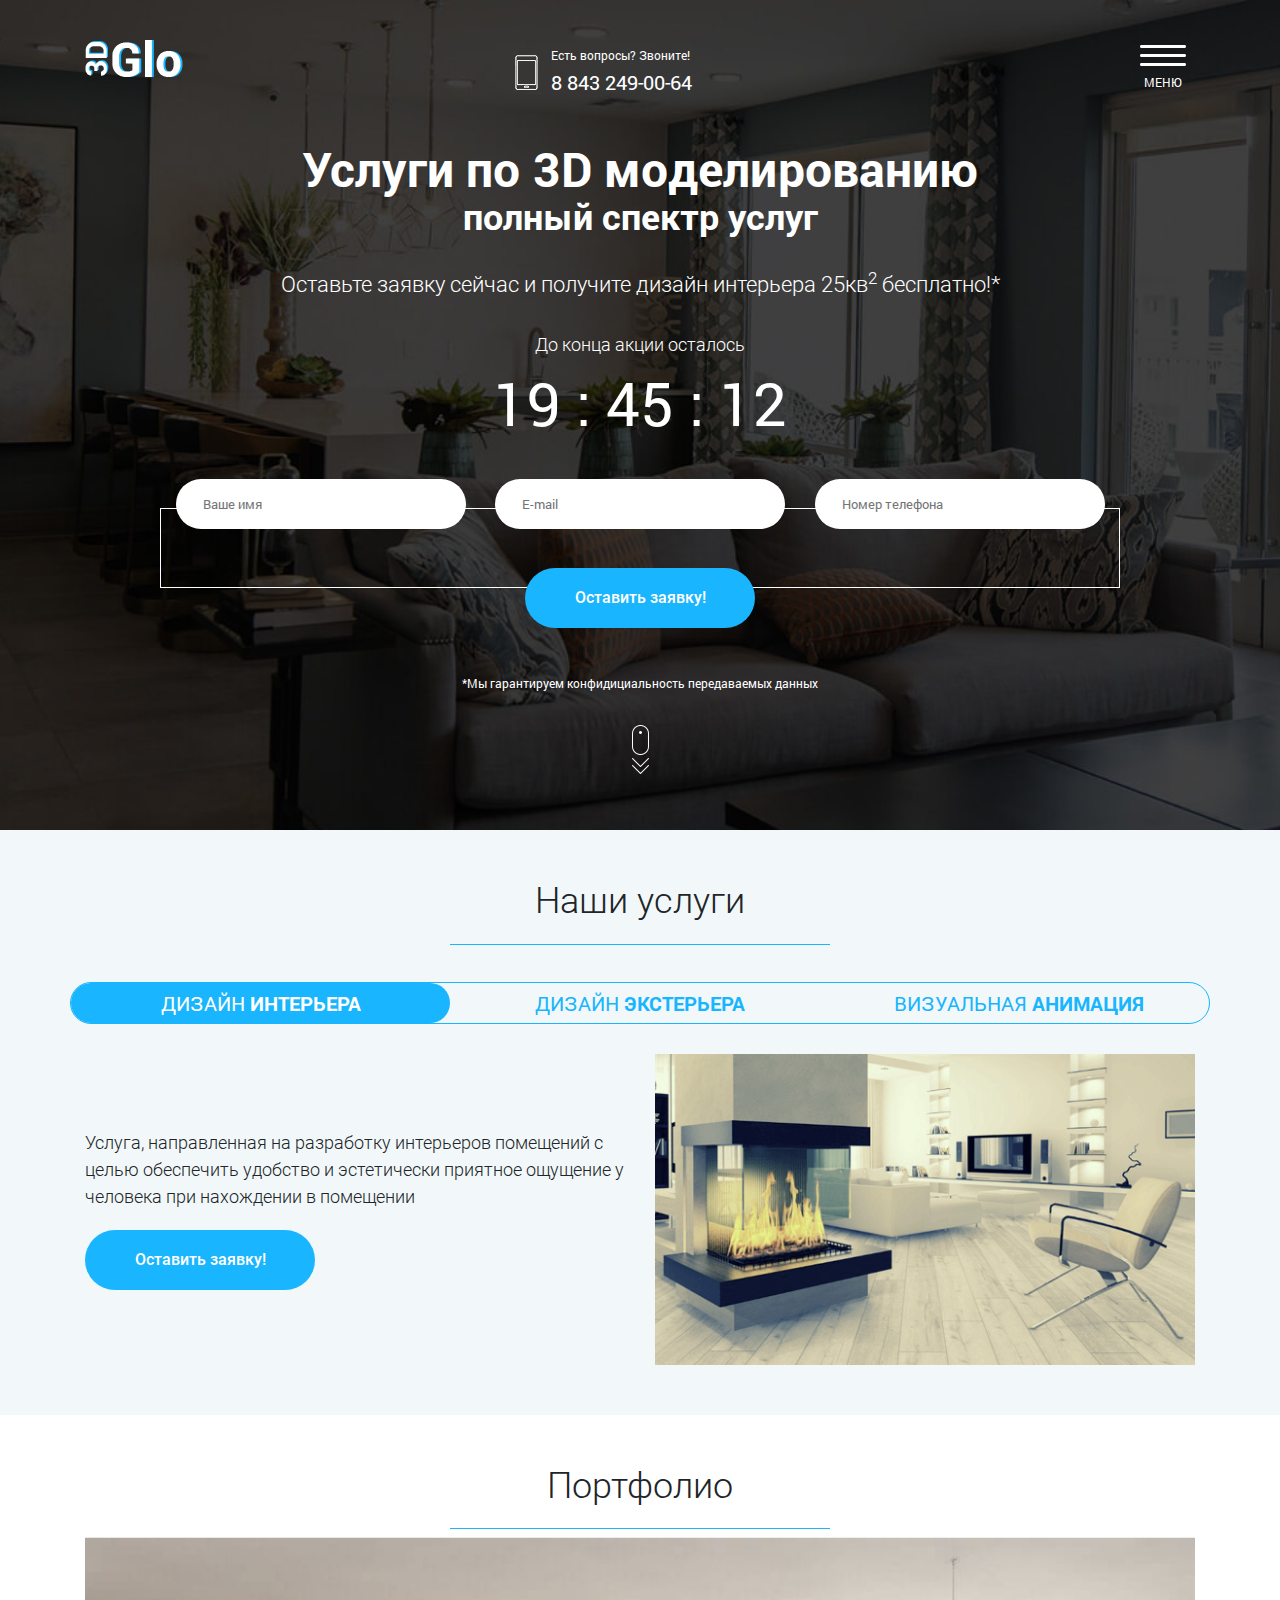
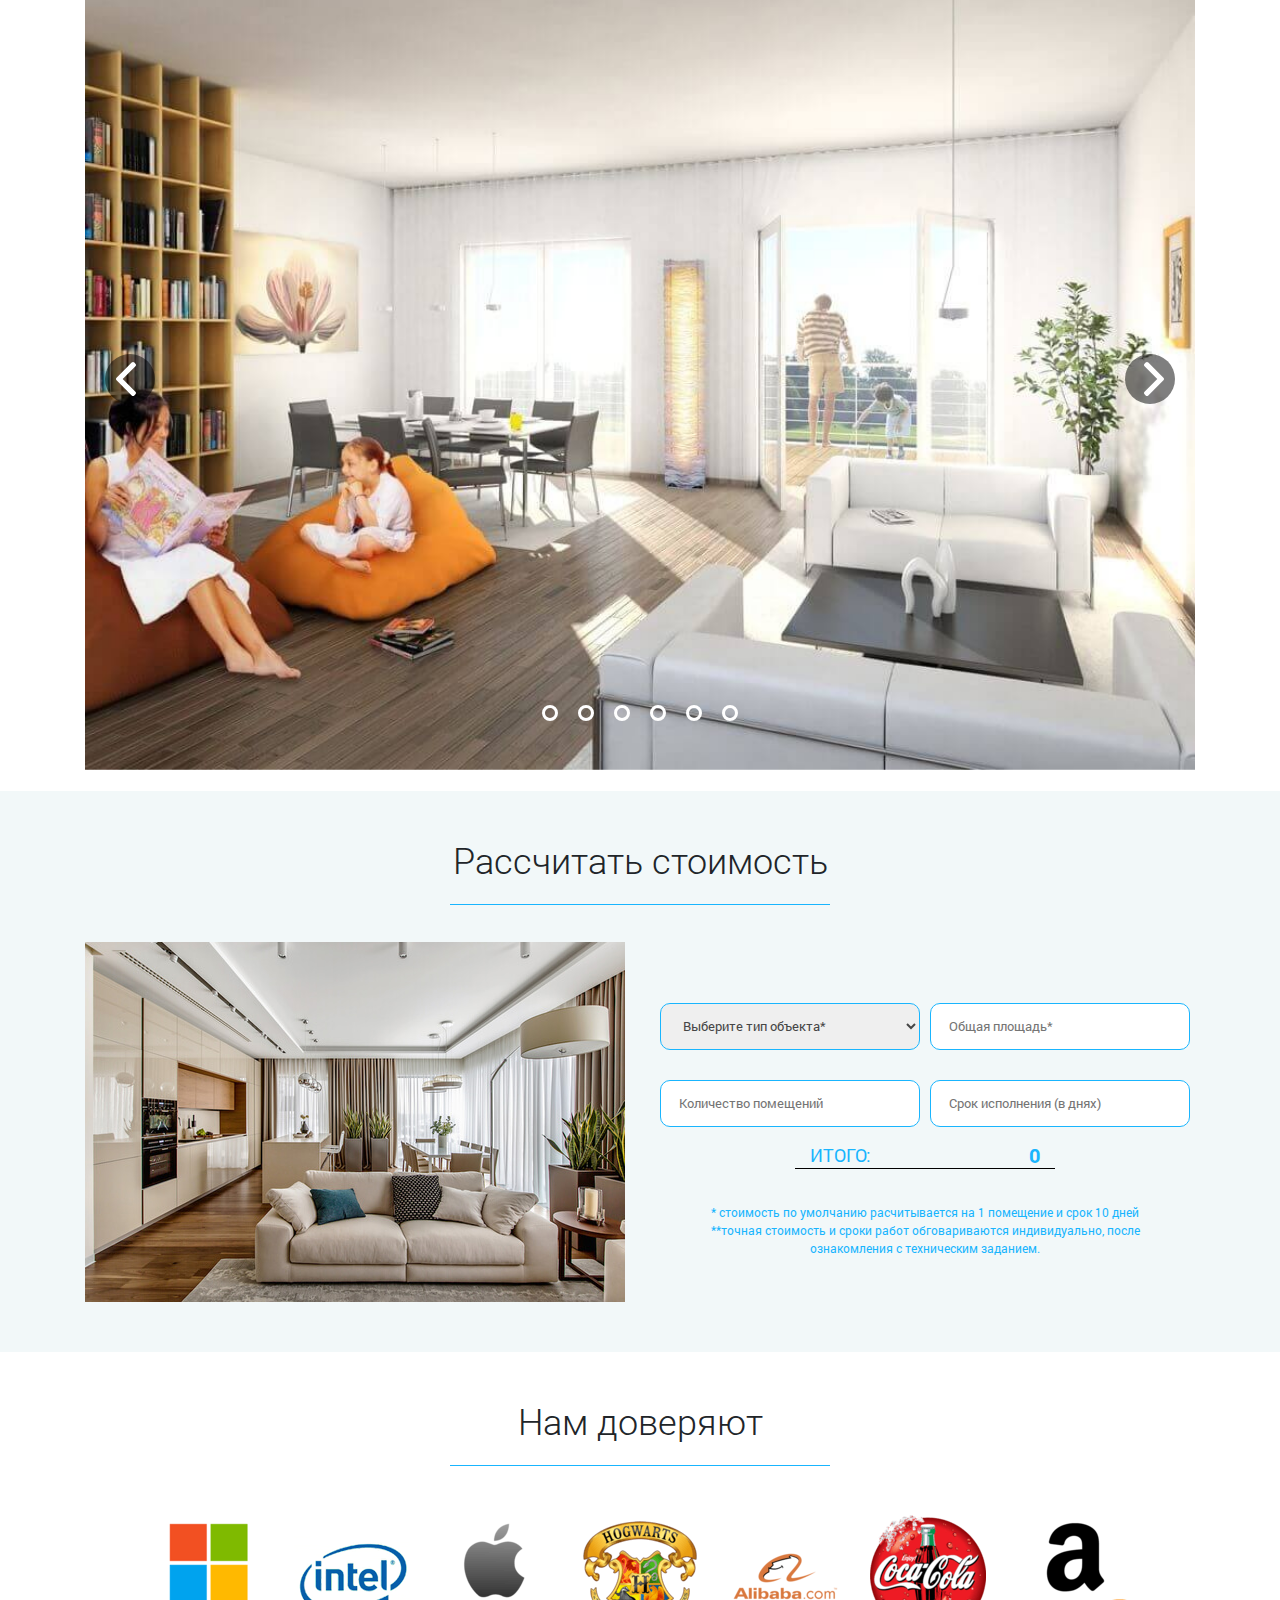
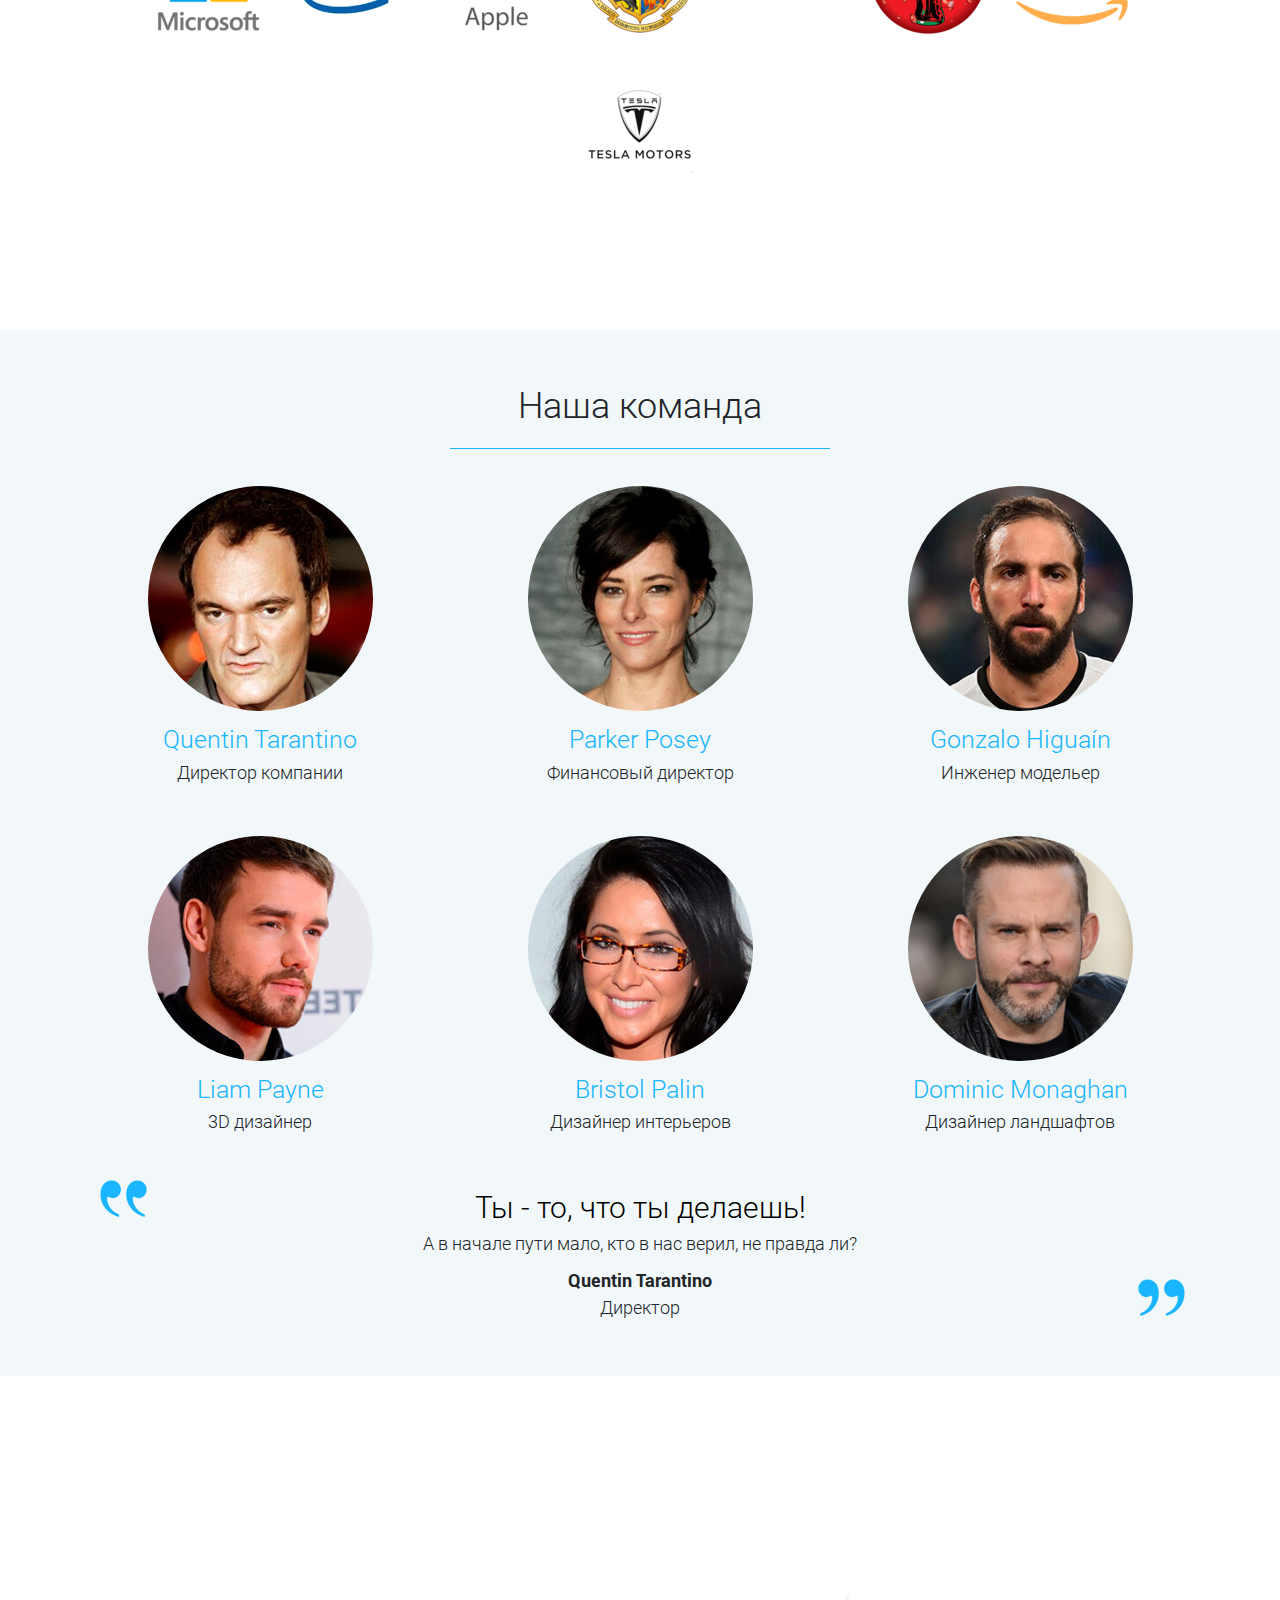
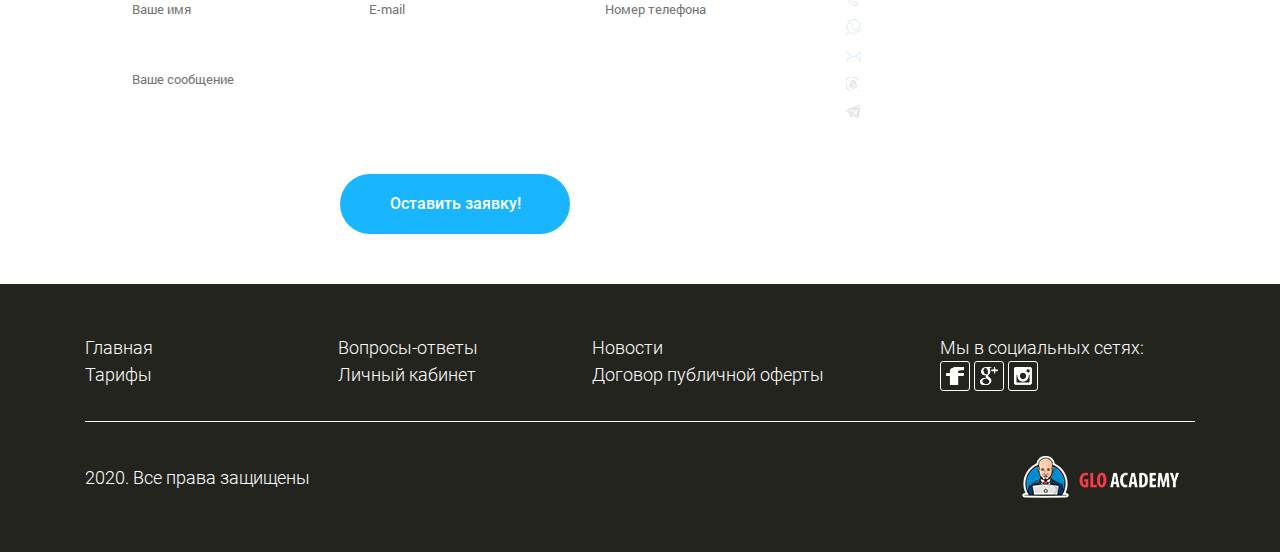
<file: index.html>
<!DOCTYPE html>
<html lang="ru">

<head>
	<meta charset="UTF-8">
	<meta http-equiv="X-UA-Compatible" content="IE=edge">
	<meta name="viewport" content="width=device-width, initial-scale=1">
	<title>Услуги по 3D моделированию</title>
	<link rel="stylesheet" href="./css/bootstrap.min.css">
	<link rel="stylesheet" href="./css/style.min.css">
	<link rel="apple-touch-icon" sizes="180x180" href="./images/favicon/apple-touch-icon.png">
	<link rel="icon" type="image/png" sizes="32x32" href="./images/favicon/favicon-32x32.png">
	<link rel="icon" type="image/png" sizes="16x16" href="./images/favicon/favicon-16x16.png">
	<link rel="mask-icon" href="./images/favicon/safari-pinned-tab.svg" color="#5bbad5">
	<meta name="msapplication-TileColor" content="#b91d47">
	<meta name="theme-color" content="#ffffff">
</head>

<body>

	<main>
		<header>
			<div class="container">
				<div class="row justify-content-between main-header">
					<div class="col-md-2 col-sm-4 col-4">
						<div class="logo">
							<img class="logo-img" src="images/3dglo.png" alt="...">

						</div>
					</div>
					<div class="col-md-4 col-md-offset-6 col-sm-4 col-sm-offset-2 col-5 col-offset-0">
						<div class="media phone-media">
							<div class="media-left media-middle">
								<img class="media-object" src="images/phone.svg" alt="...">
							</div>
							<div class="media-body">
								<small>Есть вопросы? Звоните!</small>
								<p class="phone">8 843 249-00-64</p>
							</div>
						</div>

					</div>
					<div class="col-md-1 col-sm-2 col-3">
						<div class="menu">
							<img src="images/menu.svg" alt=""><br>
							<small>Меню</small>
						</div>
					</div>
				</div>
			</div>
		</header>

		<h1>Услуги по 3D моделированию</h1>
		<h2>полный спектр услуг</h2>
		<div class="timer">
			<div class="timer-title">Оставьте заявку сейчас и получите дизайн интерьера 25кв<sup>2</sup> бесплатно!*
			</div>
			<div class="timer-action">
				До конца акции осталось
			</div>
			<div class="timer-numbers" id="timer">
				<span id="timer-hours">19</span>
				<span>:</span>
				<span id="timer-minutes">45</span>
				<span>:</span>
				<span id="timer-seconds">12</span>
			</div>
		</div>
		<form id="form1" name="user_form" class="main-form">
			<div class="main-form-input container">
				<div class="row">
					<div class="col-12 col-lg-4">
						<input type="text" class="form-name" id="form1-name" name="user_name" placeholder="Ваше имя"
							required>
					</div>
					<div class="col-12 col-lg-4">
						<input type="email" class="form-email" id="form1-email" name="user_email" placeholder="E-mail">
					</div>
					<div class="col-12 col-lg-4">
						<input type="tel" class="form-phone" id="form1-phone" name="user_phone"
							placeholder="Номер телефона" required>
					</div>
				</div>
			</div>
			<div class="container">
				<div class="row justify-content-center">
					<button class="btn form-btn" type="submit">Оставить заявку!</button>
				</div>
			</div>
		</form>
		<small>*Мы гарантируем конфидициальность передаваемых данных</small>
		<br>
		<a href="#service-block"><img src="images/scroll.svg" alt=""></a>
	</main>


	<menu>
		<a class="close-btn" href="#close">&times;</a>
		<ul>
			<li><a href="#service-block">Наши услуги</a></li>
			<li><a href="#portfolio">Портфолио</a></li>
			<li><a href="#calc">Калькулятор стоимости</a></li>
			<li><a href="#command">Наша команда</a></li>
			<li><a href="#connect">Остались вопросы?</a></li>
		</ul>
	</menu>


	<div id="service-block" class="service">
		<div class="container">
			<h2>Наши услуги</h2>
			<div class="underline"></div>
			<div class="row service-header">
				<div class="col-12 col-lg-4 service-header-tab active">Дизайн <span>интерьера</span></div>
				<div class="col-12 col-lg-4 service-header-tab">Дизайн <span>экстерьера</span></div>
				<div class="col-12 col-lg-4 service-header-tab">Визуальная <span>анимация</span></div>
			</div>

			<div class="service-tab row">
				<div class="service-outer col-md-6 col-sm-6 col-12">
					<div class="service-inner">
						<div class="service-text">
							<p>Услуга, направленная на разработку интерьеров помещений с целью обеспечить удобство и
								эстетически приятное ощущение у человека при нахождении в помещении</p>
							<button class="btn form-btn popup-btn">Оставить заявку!</button>
						</div>
					</div>
				</div>
				<div class="col-md-6 col-sm-6">
					<img src="images/service/service-1.png" alt="">
				</div>
			</div>


			<div class="service-tab row d-none">
				<div class="col-md-6 col-sm-6">
					<img src="images/service/service-2.png" alt="">
				</div>
				<div class="service-outer col-md-6 col-sm-6 col-12">
					<div class="service-inner">
						<p>Услуга, направленная на разработку дизайна прилегающих элементов зданий, а также дизайн самих
							зданий, позволяющая обеспечить удобство людей при нахождении на территории</p>
						<button class="btn form-btn popup-btn">Оставить заявку!</button>

					</div>
				</div>

			</div>


			<div class="service-tab row d-none">
				<div class="service-outer col-md-6 col-sm-6 col-12">
					<div class="service-inner">
						<p>Услуга, направленная на разработку дизайна с анимацией, дизайн интерьера и экстерьера</p>
						<button class="btn form-btn popup-btn">Оставить заявку!</button>

					</div>
				</div>
				<div class="col-md-6 col-sm-6">
					<img src="images/service/service-3.png" alt="">
				</div>
			</div>


		</div>
	</div>

	<div id="portfolio" class="portfolio">
		<div class="container">
			<h2>Портфолио</h2>
			<div class="underline"></div>
			<ul class="portfolio-content" id="all-progects">
				<li class="portfolio-item portfolio-item-active"><img src="images/portfilio/portfolio-01.jpg"
						alt="portfolio"></li>
				<li class="portfolio-item"><img src="images/portfilio/portfolio-04.jpg" alt="portfolio"></li>
				<li class="portfolio-item"><img src="images/portfilio/portfolio-06.jpg" alt="portfolio"></li>
				<li class="portfolio-item"><img src="images/portfilio/portfolio-07.jpg" alt="portfolio"></li>
				<li class="portfolio-item"><img src="images/portfilio/portfolio-08.jpg" alt="portfolio"></li>
				<li class="portfolio-item"><img src="images/portfilio/portfolio-10.jpg" alt="portfolio"></li>
				<a href="#" class="portfolio-btn prev" id="arrow-left"></a>
				<a href="#" class="portfolio-btn next" id="arrow-right"></a>
				<ul class="portfolio-dots">
					<!-- <li class="dot dot-active"></li>
					<li class="dot"></li>
					<li class="dot"></li>
					<li class="dot"></li>
					<li class="dot"></li>
					<li class="dot"></li> -->
				</ul>
			</ul>
		</div>
	</div>

	<div id="calc" class="calc">
		<div class="container">
			<h2>Рассчитать стоимость</h2>
			<div class="underline"></div>
			<div class="row">
				<div class="col-lg-6 d-none d-lg-block flex">
					<img src="images/calc/flat.jpg" alt="Офис">
				</div>
				<div class="col-lg-6 col-12 flex">
					<div class="calc-block">
						<select class="calc-item calc-type" required>
							<option class="calc-option-title" value="">Выберите тип объекта*</option>
							<option value="1">Интерьер Квартиры</option>
							<option value="1.4">Интерьер Частного дома</option>
							<option value="2">Интерьер Офиса</option>
						</select>
						<input type="text" min="1" step="1" class="calc-item calc-square" placeholder="Общая площадь*">
						<input type="text" min="1" step="1" class="calc-item calc-count"
							placeholder="Количество помещений">
						<input type="text" min="1" step="1" class="calc-item calc-day"
							placeholder="Срок исполнения (в днях)">
						<div class="calc-total">ИТОГО: <span id="total">0</span></div>
						<div class="calc-mini">* стоимость по умолчанию расчитывается на 1 помещение и срок 10 дней <br>
							**точная стоимость и сроки работ обговариваются индивидуально, после
							ознакомления с техническим заданием.
						</div>
					</div>

				</div>
			</div>
		</div>
	</div>

	<div id="companies" class="companies">
		<div class="container">
			<h2>Нам доверяют</h2>
			<div class="underline"></div>
			<div class="companies-wrapper">
				<div class="companies-hor">
					<div class="companies-hor-item"><img src="images/companies/companies-1.png" alt=""></div>
					<div class="companies-hor-item"><img src="images/companies/companies-2.png" alt=""></div>
					<div class="companies-hor-item"><img src="images/companies/companies-3.png" alt=""></div>
					<div class="companies-hor-item"><img src="images/companies/companies-4.png" alt=""></div>
					<div class="companies-hor-item"><img src="images/companies/companies-5.png" alt=""></div>
					<div class="companies-hor-item"><img src="images/companies/companies-6.png" alt=""></div>
					<div class="companies-hor-item"><img src="images/companies/companies-7.png" alt=""></div>
					<div class="companies-hor-item"><img src="images/companies/companies-8.png" alt=""></div>
				</div>
			</div>
		</div>
	</div>

	<div id="command" class="command">
		<div class="container">
			<h2>Наша команда</h2>
			<div class="underline"></div>
			<div class="row">
				<div class="col-md-4 col-sm-6 col-12">
					<img class="command__photo" src="images/command/command-1.jpg"
						data-img="images/command/command-1a.jpg" alt="">
					<div class="description">Quentin Tarantino</div>
					<p>Директор компании</p>
				</div>
				<div class="col-md-4 col-sm-6 col-12">
					<img class="command__photo" src="images/command/command-2.jpg"
						data-img="images/command/command-2a.jpg" alt="">
					<div class="description">Parker Posey</div>
					<p>Финансовый директор</p>
				</div>
				<div class="col-md-4 col-sm-6 col-12">
					<img class="command__photo" src="images/command/command-3.jpg"
						data-img="images/command/command-3a.jpg" alt="">
					<div class="description">Gonzalo Higuaín</div>
					<p>Инженер модельер</p>
				</div>
				<div class="col-md-4 col-sm-6 col-12">
					<img class="command__photo" src="images/command/command-4.jpg"
						data-img="images/command/command-4a.jpg" alt="">
					<div class="description">Liam Payne</div>
					<p>3D дизайнер</p>
				</div>
				<div class="col-md-4 col-sm-6 col-12">
					<img class="command__photo" src="images/command/command-5.jpg"
						data-img="images/command/command-5a.jpg" alt="">
					<div class="description">Bristol Palin</div>
					<p>Дизайнер интерьеров</p>
				</div>
				<div class="col-md-4 col-sm-6 col-12">
					<img class="command__photo" src="images/command/command-6.jpg"
						data-img="images/command/command-6a.jpg" alt="">
					<div class="description">Dominic Monaghan</div>
					<p>Дизайнер ландшафтов</p>
				</div>
			</div>
			<div class="quote">
				<img class="cov-left" src="images/command/cov-1.png" alt="">
				<div class="description">Ты - то, что ты делаешь!</div>
				<p>А в начале пути мало, кто в нас верил, не правда ли?</p>
				<span>Quentin Tarantino</span>
				<p>Директор</p>
				<img class="cov-right" src="images/command/cov-2.png" alt="">
			</div>
		</div>
	</div>

	<div id="connect" class="connect">
		<div class="container">
			<h2>Остались вопросы?</h2>
			<div class="underline"></div>
			<div class="description">Задайте их в форме ниже и наши специалисты свяжуться с Вами!</div>
			<div class="row">
				<div class="col-md-8 col-sm-8 col-12">
					<form id="form2" name="user_form" class="footer-form">
						<div class="footer-form-input">
							<div class="row">
								<div class="col-md-4 col-md-offset-0 col-sm-12 col-sm-offset-0">
									<input class="top-form" id="form2-name" type="text" name="user_name"
										placeholder="Ваше имя" required>
								</div>
								<div class="col-md-4 col-md-offset-0 col-sm-12 col-sm-offset-0">
									<input class="top-form form-email" id="form2-email" type="email" name="user_email"
										placeholder="E-mail">
								</div>
								<div class="col-md-4 col-md-offset-0 col-sm-12 col-sm-offset-0">
									<input class="top-form form-phone" id="form2-phone" type="tel" name="user_phone"
										placeholder="Номер телефона" required>
								</div>
								<div class="col-md-12 col-sm-12 col-12">
									<input class="mess" id="form2-message" name="user_message"
										placeholder="Ваше сообщение">
								</div>
							</div>
						</div>

						<div class="justify-content-center">
							<div>
								<button class="btn form-btn" type="submit">Оставить заявку!</button>
							</div>
						</div>
					</form>
				</div>

				<div class="col-md-4 col-sm-4 col-12">
					<div class="connect-adress">
						<img src="images/connect/phone.svg" alt="">
						<p>+ 7 843 249 00 64</p>
					</div>
					<div class="connect-adress">
						<img src="images/connect/whatsapp.svg" alt="">
						<p>+ 7 843 249 00 64</p>
					</div>
					<div class="connect-adress">
						<img src="images/connect/letter.svg" alt="">
						<p>manager@glo-academy.ru</p>
					</div>
					<div class="connect-adress">
						<img src="images/connect/skype.svg" alt="">
						<p>skype: glo-academy</p>
					</div>
					<div class="connect-adress">
						<img src="images/connect/tele.svg" alt="">
						<p>telegram: glo-academy</p>
					</div>
					<p>График работы: с 9-00 до 18-00. Пн.-Пт.</p>
				</div>
			</div>
		</div>
	</div>

	<footer>
		<div class="container">
			<div class="row justify-content-between">
				<div class="col-md-2 col-sm-2 col-12">
					<a href="#">Главная</a><br>
					<a href="#">Тарифы</a><br>
				</div>
				<div class="col-md-2 col-sm-3 col-12">
					<a href="#">Вопросы-ответы</a><br>
					<a href="#">Личный кабинет</a><br>
				</div>
				<div class="col-md-3 col-sm-4 col-12">
					<a href="#">Новости</a><br>
					<a href="#">Договор публичной оферты</a><br>
				</div>
				<div class="col-md-3 col-md-offset-2 col-sm-3 col-sm-offset-0 col-12 col-offset-0">
					<p>Мы в социальных сетях:</p>
					<a href=""><img src="images/footer/face.svg" alt=""></a>
					<a href=""><img src="images/footer/google.svg" alt=""></a>
					<a href=""><img src="images/footer/insta.svg" alt=""></a>
				</div>
			</div>
			<div class="line"></div>
			<div class="row">
				<div class="col-md-6 col-sm-6 col-12 d-flex align-items-center">
					<p>2020. Все права защищены</p>
				</div>
				<div class="col-md-6 col-sm-6 col-12 web">
					<img src="./images/footer/academy.png" alt="">
				</div>
			</div>
		</div>
	</footer>

	<div class="popup">
		<div class="popup-content">
			<button class="popup-close">&times;</button>
			<div class="main-form">
				<h3>Введите свои данные для связи с нами!</h3>
				<form id="form3" name="user_form">
					<div>
						<input type="text" class="form-name" id="form3-name" name="user_name" placeholder="Ваше имя"
							required>
					</div>
					<div>
						<input type="tel" class="form-phone" id="form3-phone" name="user_phone"
							placeholder="Ваш номер телефона" required>
					</div>
					<div>
						<input type="email" class="form-email" id="form3-email" name="user_email"
							placeholder="Ваш E-mail">
					</div>
					<button class="btn form-btn" type="submit">Оставить заявку!</button>
				</form>
			</div>
		</div>
	</div>
	<script src="./script/script.js"></script>
</body>

</html>
</file>
<file: css/style.min.css>
@font-face {
    font-family: Roboto;
    src: url(../fonts/Roboto-Light.eot);
    src: url(../fonts/Roboto-Light.eot?#iefix) format("embedded-opentype"), url(../fonts/Roboto-Light.woff2) format("woff2"), url(../fonts/Roboto-Light.woff) format("woff"), url(../fonts/Roboto-Light.ttf) format("truetype"), url(../fonts/Roboto-Light.svg#Roboto-Light) format("svg");
    font-weight: 300;
    font-style: normal;
    font-display: swap
}

@font-face {
    font-family: Roboto;
    src: url(../fonts/Roboto-Regular.eot);
    src: url(../fonts/Roboto-Regular.eot?#iefix) format("embedded-opentype"), url(../fonts/Roboto-Regular.woff2) format("woff2"), url(../fonts/Roboto-Regular.woff) format("woff"), url(../fonts/Roboto-Regular.ttf) format("truetype"), url(../fonts/Roboto-Regular.svg#Roboto-Regular) format("svg");
    font-weight: 400;
    font-style: normal;
    font-display: swap
}

@font-face {
    font-family: Roboto;
    src: url(../fonts/Roboto-Medium.eot);
    src: url(../fonts/Roboto-Medium.eot?#iefix) format("embedded-opentype"), url(../fonts/Roboto-Medium.woff2) format("woff2"), url(../fonts/Roboto-Medium.woff) format("woff"), url(../fonts/Roboto-Medium.ttf) format("truetype"), url(../fonts/Roboto-Medium.svg#Roboto-Medium) format("svg");
    font-weight: 500;
    font-style: normal;
    font-display: swap
}

@font-face {
    font-family: Roboto;
    src: url(../fonts/Roboto-Bold.eot);
    src: url(../fonts/Roboto-Bold.eot?#iefix) format("embedded-opentype"), url(../fonts/Roboto-Bold.woff2) format("woff2"), url(../fonts/Roboto-Bold.woff) format("woff"), url(../fonts/Roboto-Bold.ttf) format("truetype"), url(../fonts/Roboto-Bold.svg#Roboto-Bold) format("svg");
    font-weight: 700;
    font-style: normal;
    font-display: swap
}

html {
    font-size: 10px
}

.flex {
    display: -webkit-box;
    display: -ms-flexbox;
    display: flex;
    -ms-flex-wrap: wrap;
    flex-wrap: wrap
}

img {
    max-width: 100%
}

body {
    font-family: Roboto, sans-serif;
    font-weight: 400;
    text-align: center;
    font-size: 1.8rem
}

body .container {
    max-width: 1140px
}

body .btn.active.focus,
body .btn.active:focus,
body .btn.focus,
body .btn:active.focus,
body .btn:active:focus,
body .btn:focus {
    outline: 0
}

body a:focus,
body button:active,
body button:focus,
body input:focus,
body textarea:focus {
    outline: 0
}

body .menu:hover {
    cursor: pointer
}

body menu {
    position: fixed;
    width: 50%;
    height: 100vh;
    background-color: #000;
    opacity: .9;
    left: 0;
    margin: 0;
    top: 0;
    z-index: 99;
    display: -webkit-box;
    display: -ms-flexbox;
    display: flex;
    -webkit-box-align: center;
    -ms-flex-align: center;
    align-items: center;
    -webkit-box-pack: center;
    -ms-flex-pack: center;
    justify-content: center;
    -webkit-transform: translateX(-100%);
    transform: translateX(-100%)
}

body .active-menu {
    -webkit-transition: 1s;
    transition: 1s;
    -webkit-transform: translateX(100%);
    transform: translateX(100%)
}

body ul {
    list-style: none;
    padding: 0;
    margin: 0;
    line-height: 3
}

body li a {
    font-size: 2rem;
    color: #fff
}

body a:hover {
    text-decoration: none;
    color: #19b5fe
}

body p {
    font-weight: 300;
    margin: 0
}

body .close-btn {
    position: fixed;
    top: 30px;
    left: 30px;
    font-size: 3rem;
    -webkit-transition: .2s;
    transition: .2s;
    -webkit-transform-origin: 50% 53%;
    transform-origin: 50% 53%;
    display: block;
    line-height: 3rem;
    text-align: center;
    width: 3rem;
    height: 3rem;
    color: #19b5fe
}

body .close-btn:hover {
    -webkit-transform: rotate(180deg);
    transform: rotate(180deg)
}

body .underline {
    display: inline-block;
    border-bottom: 1px solid #19b5fe;
    width: 38rem;
    margin-bottom: 3rem
}

body h1 {
    font-size: 4.8rem;
    font-family: Roboto, sans-serif;
    font-weight: 700;
    letter-spacing: .1px;
    line-height: .9
}

body h2 {
    font-size: 3.6rem;
    font-weight: 300;
    margin-bottom: 2rem
}

body .description {
    font-size: 2.5rem
}

body small {
    font-size: 1.2rem
}

body .main-form input {
    width: 29rem;
    height: 5rem;
    border-radius: 5rem;
    font-size: 1.3rem;
    border: none;
    padding-left: 2.7rem;
    color: #000
}

body .form-btn {
    display: block;
    font-size: 1.6rem;
    color: #fff;
    font-family: Roboto, sans-serif;
    font-weight: 500;
    background-color: #19b5fe;
    border-radius: 5rem;
    width: 23rem;
    height: 6rem;
    margin-top: 20px
}

body .btn.focus,
body .btn:focus,
body .btn:hover {
    color: #fff
}

body button:hover {
    background-color: #ade4f4
}

main {
    padding-top: 1rem;
    padding-bottom: 2.6rem;
    background: url(../images/main-bg.jpg) center/cover no-repeat fixed;
    color: #fff
}

main h2 {
    font-family: Roboto, sans-serif;
    font-weight: 700
}

main header {
    text-align: left;
    padding-top: 3rem;
    padding-bottom: 3rem
}

main header .menu {
    text-align: center
}

main header .menu small {
    text-transform: uppercase
}

main header .logo-img {
    max-width: 100%
}

main header .phone-media {
    text-align: left;
    display: -webkit-box;
    display: -ms-flexbox;
    display: flex;
    -webkit-box-align: center;
    -ms-flex-align: center;
    align-items: center
}

main header .phone-media .media-object {
    margin-top: 8px;
    margin-right: 10px
}

main header .phone-media .media-body small {
    font-size: 1.15rem
}

main header .phone-media .phone {
    font-family: Roboto, sans-serif;
    font-weight: 400;
    font-size: 2rem
}

main header .main-header {
    margin-bottom: 2rem
}

main .timer {
    margin-top: 3rem;
    margin-bottom: 6rem
}

main .timer-action,
main .timer-title {
    font-weight: 300
}

main .timer-title {
    font-size: 2.2rem
}

main .timer-action {
    margin-top: 3rem
}

main .timer-numbers {
    font-size: 6rem
}

main .main-form-input {
    display: inline-block;
    width: 96rem;
    height: 8rem;
    border: 1px solid #fefefe
}

main .main-form-input input {
    -webkit-transform: translateY(-3rem);
    transform: translateY(-3rem)
}

main .main-form .form-btn {
    display: inline-block;
    text-align: center;
    -webkit-transform: translateY(-4rem);
    transform: translateY(-4rem)
}

main a {
    display: inline-block;
    margin: 3rem auto;
    -webkit-transition: 1s;
    transition: 1s
}

.service {
    background-color: #f2f8f9;
    padding: 5rem
}

.service-header {
    border: 1px solid #19b5fe;
    border-radius: 3rem;
    margin-bottom: 3rem;
    display: -webkit-box;
    display: -ms-flexbox;
    display: flex;
    -ms-flex-wrap: wrap;
    flex-wrap: wrap;
    -webkit-box-pack: justify;
    -ms-flex-pack: justify;
    justify-content: space-between
}

.service-header-tab {
    -webkit-box-flex: 1;
    -ms-flex-positive: 1;
    flex-grow: 1;
    height: auto;
    text-transform: uppercase;
    vertical-align: middle;
    padding: .5rem 1rem;
    cursor: pointer;
    margin: 0;
    font-weight: 400;
    color: #19b5fe;
    font-size: 2rem
}

.service-header-tab.active {
    background-color: #19b5fe;
    border-radius: 3rem;
    color: #fff !important
}

.service-header-tab span {
    font-weight: 700
}

.service .description {
    font-weight: 300;
    color: #19b5fe
}

.service .service-outer {
    text-align: left
}

.service .service-inner {
    padding: 14% 0 0
}

.service img {
    width: 100%
}

.portfolio {
    padding: 5rem 0
}

.portfolio-content {
    position: relative;
    height: 775px;
    margin: 0 auto;
    display: block
}

@media (max-width:1024px) {
    .portfolio-content {
        height: 650px
    }
}

.portfolio-item {
    position: absolute;
    top: 50%;
    left: 50%;
    -webkit-transform: translate(-50%, -50%);
    transform: translate(-50%, -50%);
    width: 100%;
    opacity: 0;
    -webkit-transition: opacity .5s;
    transition: opacity .5s
}

.portfolio-item img {
    height: auto;
    width: 100%;
    position: absolute;
    top: 50%;
    left: 50%;
    -webkit-transform: translate(-50%, -50%);
    transform: translate(-50%, -50%)
}

.portfolio-item-active {
    opacity: 1;
    -webkit-transition: opacity .5s;
    transition: opacity .5s
}

.portfolio-btn {
    position: absolute;
    cursor: pointer;
    top: 50%;
    z-index: 5;
    width: 50px;
    height: 50px;
    background-color: rgba(0, 0, 0, .5);
    background-repeat: no-repeat;
    background-size: 34px;
    border-radius: 50%;
    -webkit-transition: background-color .2s;
    transition: background-color .2s
}

.portfolio-btn.prev {
    left: 20px;
    background-image: url(../images/icons/left-arrow.svg);
    background-position: 25% 50%
}

.portfolio-btn.next {
    right: 20px;
    background-image: url(../images/icons/right-arrow.svg);
    background-position: 75% 50%
}

.portfolio-btn:hover {
    background-color: rgba(0, 0, 0, .8);
    -webkit-transition: background-color .2s;
    transition: background-color .2s
}

.portfolio-dots {
    position: absolute;
    bottom: 20px;
    width: 100%;
    margin: 20px auto 0;
    display: -webkit-box;
    display: -ms-flexbox;
    display: flex;
    -webkit-box-pack: center;
    -ms-flex-pack: center;
    justify-content: center;
    z-index: 5
}

.portfolio-dots .dot {
    cursor: pointer;
    height: 16px;
    width: 16px;
    margin: 0 10px;
    border-radius: 50%;
    border: solid #fff;
    display: inline-block;
    -webkit-transition: background-color, -webkit-transform .4s;
    transition: background-color, transform .4s, -webkit-transform .4s
}

.portfolio-dots .dot-active {
    background-color: #19b5fe;
    -webkit-transform: scale(1.2);
    transform: scale(1.2)
}

.portfolio-dots .dot:hover {
    background-color: #53c6fe;
    -webkit-transform: scale(1.2);
    transform: scale(1.2)
}

.prove {
    padding: 5rem;
    background-color: #f2f8f9
}

.prove img {
    border-bottom: 1px solid #19b5fe;
    padding-bottom: 1rem
}

.companies {
    padding: 5rem
}

.companies .companies-hor {
    width: 100%;
    margin-bottom: 6.4rem
}

.companies .companies-hor-item {
    margin: 0 1.2rem;
    display: inline-block;
    height: 140px
}

.companies img {
    vertical-align: middle
}

.command {
    background-color: #f2f8f9;
    padding: 5.5rem
}

.command p {
    margin-bottom: 5rem
}

.command .description {
    font-weight: 300;
    color: #19b5fe
}

.command .quote {
    position: relative
}

.command .quote .description {
    font-size: 3rem;
    color: #000
}

.command .quote p {
    margin-bottom: 0
}

.command .quote span {
    display: inline-block;
    margin-top: 1rem;
    font-family: Roboto, sans-serif;
    font-weight: 700
}

.command .quote .cov-left {
    position: absolute;
    top: -.5rem;
    left: 1.5rem
}

.command .quote .cov-right {
    position: absolute;
    bottom: -.5rem;
    right: 1rem
}

.command img {
    margin-bottom: 1rem
}

.command__photo {
    width: 225px;
    border-radius: 50%
}

.calc {
    padding: 5rem;
    background-color: #f2f8f9
}

.calc img {
    margin: auto;
    width: 100%
}

.calc-block {
    display: -webkit-box;
    display: -ms-flexbox;
    display: flex;
    -ms-flex-wrap: wrap;
    flex-wrap: wrap;
    -ms-flex-pack: distribute;
    justify-content: space-around;
    margin: auto
}

.calc-item {
    -ms-flex-preferred-size: 48%;
    flex-basis: 48%;
    min-width: 200px;
    height: 47px;
    border-radius: 1rem;
    border: 1px solid #19b5fe;
    margin: 15px 0;
    color: #464646;
    font-size: 13px;
    font-weight: 400;
    padding-left: 18px;
    outline: transparent
}

.calc-total {
    border-bottom: 1px solid #000;
    -ms-flex-preferred-size: 48%;
    flex-basis: 48%;
    color: #19b5fe;
    font-size: 18px;
    text-align: left;
    padding: 0 15px;
    line-height: 26px;
    min-width: 200px
}

.calc-total span {
    float: right;
    font-size: 20px;
    font-weight: 700
}

.calc-mini {
    margin: 34px auto 0;
    color: #19b5fe;
    font-size: 12px;
    font-weight: 400;
    max-width: 435px
}

.calc input[type=number] {
    -moz-appearance: textfield
}

.calc input[type=number]:focus,
.calc input[type=number]:hover {
    -moz-appearance: number-input
}

.calc input[type=number]::-webkit-inner-spin-button,
.calc input[type=number]::-webkit-outer-spin-button {
    -webkit-appearance: none;
    margin: 0
}

.connect {
    padding-top: 5rem;
    padding-bottom: 5rem;
    background-image: url(../images/connect/connect-bg.jpg);
    background-attachment: fixed;
    background-position: center;
    color: #fff
}

.connect .row {
    margin-left: 0;
    margin-right: 0
}

.connect .form-btn {
    margin: auto
}

.connect .description {
    font-weight: 300;
    margin-top: -2rem;
    margin-bottom: 4rem
}

.connect .underline {
    border-bottom: 1px solid #fff
}

.connect .footer-form .top-form {
    width: 100%;
    height: 4.9rem;
    border-radius: .7rem;
    font-size: 1.3rem;
    border: none;
    padding-left: 1.7rem;
    color: #000
}

.connect .footer-form .mess {
    width: 100%;
    border-radius: 1rem;
    font-size: 1.3rem;
    border: none;
    padding-top: 1rem;
    padding-left: 1.7rem;
    padding-bottom: 6rem;
    color: #000;
    margin-top: 2rem;
    margin-bottom: 2rem;
    height: 10rem
}

.connect-adress {
    text-align: left
}

.connect-adress img,
.connect-adress p {
    display: inline-block
}

.connect-adress img {
    border: 1px solid #fff;
    border-radius: 3px;
    padding: 5px;
    margin-right: 1rem
}

.connect p {
    text-align: left
}

footer {
    background-color: #24241f;
    padding: 5rem;
    text-align: left;
    color: #fff
}

footer a {
    font-weight: 300;
    color: #fff
}

footer a img {
    text-align: center;
    border: 1px solid #fff;
    border-radius: 3px;
    padding: .5rem;
    height: 3rem;
    width: 3rem
}

footer .line {
    margin: 3rem auto;
    border-bottom: 1px solid #fff
}

footer .web {
    text-align: right
}

.popup {
    display: none;
    position: fixed;
    left: 0;
    top: 0;
    bottom: 0;
    width: 100%;
    height: 100%;
    z-index: 9;
    background-color: rgba(0, 0, 0, .5)
}

.popup .main-form input {
    display: block;
    left: 0;
    width: 100%;
    margin-right: 0;
    margin-top: 1.5rem
}

.popup h3 {
    color: #fff
}

.popup .popup-content {
    position: fixed;
    text-align: center;
    width: 40rem;
    left: 38%;
    top: 10%;
    -webkit-transform: translateX(-50px);
    transform: translateX(-50px);
    padding: 2rem 6rem;
    background-color: #24241f
}

.popup .form-btn {
    width: 100%;
    margin-bottom: 3rem;
    margin-top: 1.5rem
}

.popup .popup-close {
    position: absolute;
    z-index: 999999;
    top: 0;
    right: 1rem;
    width: 2rem;
    text-align: center;
    border: none;
    background: #24241f;
    font-size: 3rem;
    color: #19b5fe
}

.thanks-block {
    padding-top: 10rem;
    background-image: url(../images/main-bg.jpg);
    background-position: center;
    text-align: center;
    height: 50rem
}

.thanks-block h2 {
    color: #19b5fe;
    margin-bottom: 2rem
}

.thanks-block h3 {
    font-size: 2rem;
    color: #19b5fe;
    margin-bottom: 2rem
}

.thanks-block h4 {
    font-size: 2rem;
    text-transform: uppercase
}

.thanks-block a {
    color: #fff
}

@media (max-width:991px) {
    body {
        font-size: 1.5rem
    }

    body h1 {
        font-size: 4rem
    }

    body h2 {
        font-size: 3rem
    }

    body .main-form input {
        display: block
    }

    body .connect .col-sm-12 {
        padding-left: 0
    }

    body .connect .footer-form input {
        display: block;
        margin-bottom: 1rem
    }

    body .form-btn {
        margin-left: 0
    }

    main header .phone-media .phone {
        font-size: 1.8rem
    }

    main .description {
        margin-bottom: 2rem
    }

    main .main-form-input {
        width: 100%;
        border: none;
        height: auto
    }

    main .main-form-input input {
        -webkit-transform: translateY(0);
        transform: translateY(0);
        display: inline-block;
        text-align: center;
        margin-bottom: 1rem;
        padding-left: 0
    }

    main .main-form .form-btn {
        margin: auto;
        -webkit-transform: translateY(0);
        transform: translateY(0)
    }

    .service-inner {
        padding: 0
    }

    .service img {
        margin-bottom: 5rem
    }

    .portfolio-content {
        height: 565px;
        width: 100%
    }

    .portfolio a {
        font-size: 1.2rem
    }

    .portfolio .row {
        display: none
    }

    .portfolio .slider {
        display: inline-block;
        width: 360px
    }

    .process p {
        font-size: 2.3rem
    }

    .calc-mini {
        max-width: 100%
    }
}

@media (max-width:767px) {
    body {
        font-size: 1.3rem
    }

    body ul {
        line-height: 3
    }

    body li a {
        font-size: 1.5rem
    }

    body .underline {
        width: 30rem
    }

    body h1 {
        font-size: 3.3rem
    }

    body h2 {
        font-size: 2.5rem
    }

    body .description {
        font-size: 2rem
    }

    main a {
        margin: 1rem auto
    }

    main header {
        padding-top: 1rem;
        padding-bottom: 1rem
    }

    main header .phone-media {
        text-align: left;
        line-height: 1.5rem
    }

    main header .phone-media .phone {
        font-family: Roboto, sans-serif;
        font-size: 1.3rem;
        font-weight: 700
    }

    .service .description,
    main .main-form .form-btn {
        margin-top: 3rem
    }

    .service-inner {
        padding: 0
    }

    .portfolio {
        height: 100%
    }

    .portfolio-content {
        height: 400px
    }

    .portfolio-dots {
        display: none
    }

    .portfolio a {
        font-size: 1rem
    }

    .portfolio .tabs ul {
        border: none
    }

    .portfolio .tabs ul li {
        margin-bottom: 1rem;
        border: 1px solid #19b5fe;
        border-radius: 3rem
    }

    .process .circle {
        display: block;
        margin: 0 auto
    }

    .process p {
        padding: 0;
        margin-top: 0;
        margin-bottom: 3rem
    }

    .command .quote img,
    .process img {
        display: none
    }

    .connect .col-sm-12 {
        padding-right: 0
    }

    .connect .form-btn {
        width: 100%;
        height: 5rem;
        font-size: 1.3rem;
        margin-bottom: 1rem
    }

    footer .web {
        text-align: left
    }

    .popup .popup-content {
        left: 30%
    }
}

@media (max-width:690px) {
    body .form-btn {
        height: 4rem
    }

    .popup-content {
        left: 25%
    }

    .portfolio-btn {
        width: 40px;
        height: 40px
    }

    .portfolio-btn.next {
        right: 10px
    }

    .portfolio-btn.prev {
        left: 10px
    }
}

@media (max-width:575px) {
    .service img {
        display: none
    }

    .calc-mini {
        max-width: 330px
    }
}

@media (max-width:500px) {
    .popup .popup-content {
        left: 18%
    }

    .portfolio-content {
        height: 240px
    }
}

@media (max-width:448px) {
    body nav {
        width: 100%
    }

    body .active-menu {
        -webkit-transform: translateX(0);
        transform: translateX(0)
    }

    body .underline {
        width: 100%
    }

    body h1 {
        font-size: 2.2rem
    }

    body h2 {
        font-size: 2rem
    }

    body .description {
        font-size: 1.5rem
    }

    main header {
        padding-bottom: 0
    }

    main header .phone-media img,
    main header .phone-media small {
        display: none
    }

    main header .menu,
    main header .phone-media .phone {
        margin-top: 1rem
    }

    main header .menu small {
        display: none
    }

    .service .form-btn {
        width: 16rem;
        height: 5rem
    }

    .process p {
        font-size: 1.8rem
    }

    .command img {
        width: 100%
    }

    .popup .popup-content {
        left: 15%;
        width: 100%
    }

    .portfolio-btn {
        width: 35px;
        height: 35px
    }

    .portfolio-btn.next {
        right: 5px
    }

    .portfolio-btn.prev {
        left: 5px
    }
}
</file>
